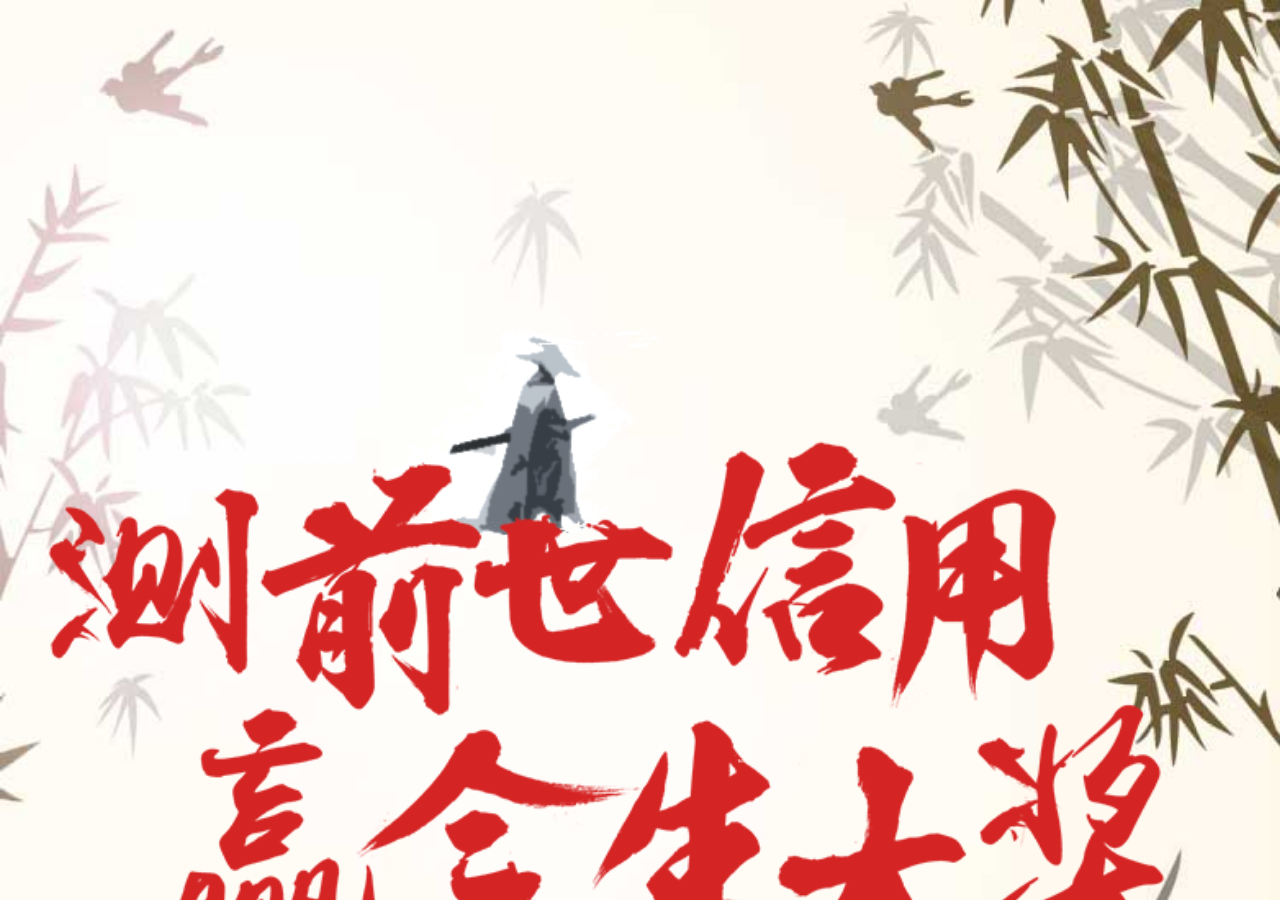
<file: 前世抽奖游戏/index.html>
<!DOCTYPE html>
<html>

	<head>
		<meta charset="utf-8">
		<meta name="viewport" content="initial-scale=1.0, maximum-scale=1.0, user-scalable=no" />
		<title>测前世信用，赢今生大奖</title>
		<link rel="stylesheet" type="text/css" href="css/style.css" />
		<link rel="stylesheet" type="text/css" href="css/index.css" />
	</head>

	<body>

		<div class="pagebody">
			<!--游戏首页 Begin-->
			<div class="indexbody">
				<img src="img/index/title_img.png" class="title_img"/>
				<a class="begingame"><img src="img/index/btn_begin.png"/></a>
			</div>
			<!--游戏首页 End-->

			<!--登记薄 Begin-->
			<div class="registerbody">
				<div class="registerbox">
					<div class="registerbg">
						<img src="img/index/formbg.png" />
					</div>

					<div class="registerform">
						<img class="reg_title" src="img/index/register_title.png" />
						<div class="reg_group">
							<select name="">
								<option value="">输入性别</option>
								<option value="">&nbsp;&nbsp;&nbsp;&nbsp;&nbsp;男</option>
								<option value="">&nbsp;&nbsp;&nbsp;&nbsp;&nbsp;女</option>
							</select>
						</div>
						<div class="reg_group">

							<input type="text" class="input_text" datatype="*" name="txtdate" id="txtdate" value="" onfocus="(this.type='date')" onblur="this.type='text'" placeholder="输入生辰" />
						</div>
						
						<a href="result.html" class="btn_register"><img src="img/index/btn_register.png"/></a>
						
						<img src="img/index/remark_register.png" class="remark_register"/>
						
					</div>
					
					
					<div class="registerclose">
						<a><img src="img/index/formclose.png"/></a>
					</div>
					
					
				</div>
			</div>
			<!--登记簿 End-->
		</div>

		<script src="js/zepto.min.js" type="text/javascript" charset="utf-8"></script>
		
		<!--动画插件 Begin-->
		<script src="js/fx.js" type="text/javascript" charset="utf-8"></script>
		
		<script src="js/index.js" type="text/javascript" charset="utf-8"></script>
		
		<script type="text/javascript">
			
			$(function(){
				indexbtn();
				
				$(".begingame").click(function(){
					
					showRegister();
					
				})
				
				
				$(".registerclose").click(function(){
					
					closeRegister();
					
				})
				
				
				
				
			})
			
			
		</script>
			
	</body>

</html>
</file>
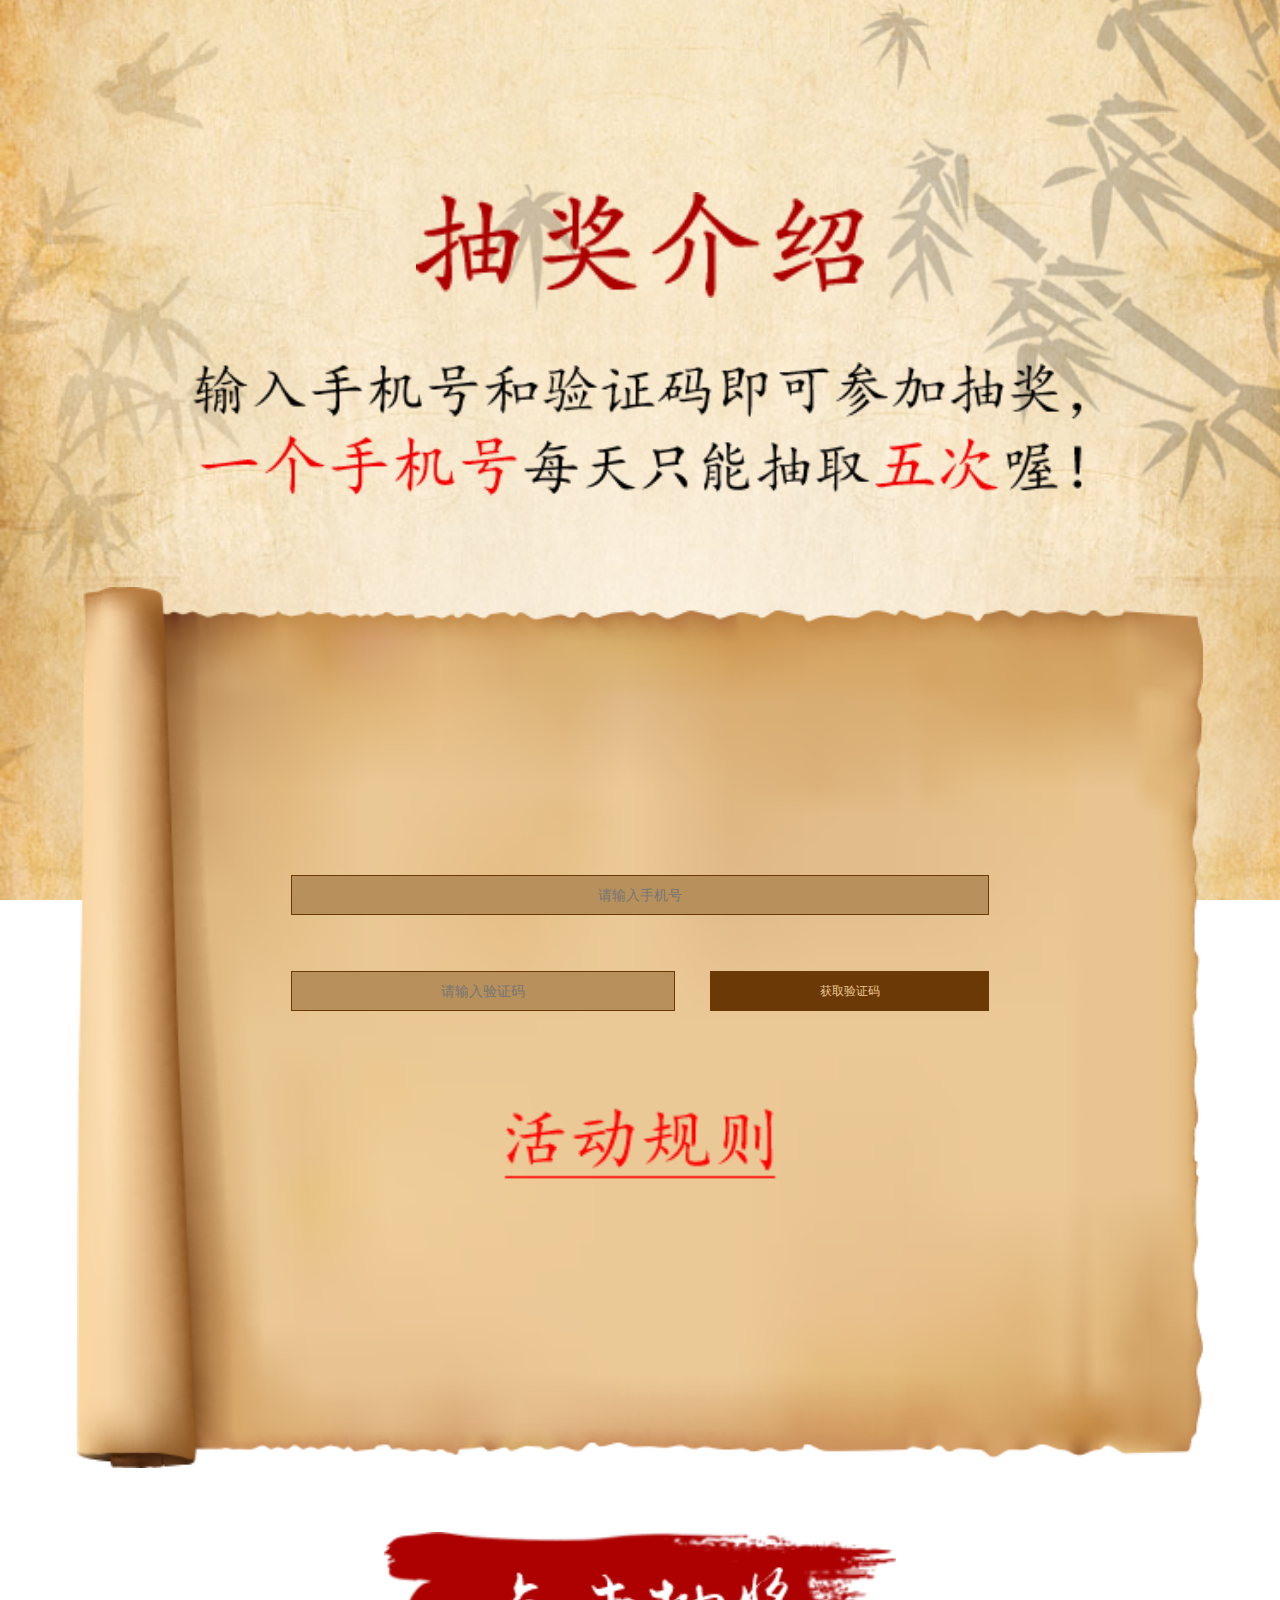
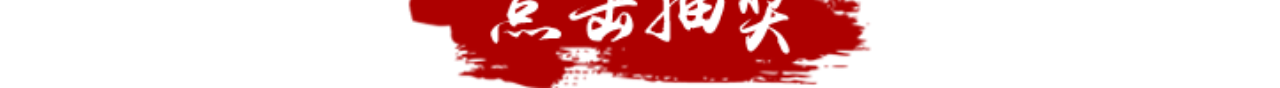
<file: 前世抽奖游戏/luckdraw_index.html>
<!DOCTYPE html>
<html>

	<head>
		<meta charset="UTF-8">
		<meta name="viewport" content="initial-scale=1.0, maximum-scale=1.0, user-scalable=no" />
		<title>测前世信用，赢今生大奖</title>
		<link rel="stylesheet" type="text/css" href="css/style.css"/>
		<link rel="stylesheet" type="text/css" href="css/luckdraw_index.css"/>
	</head>

	<body>
		
		<div class="luckindexbody">
			<div class="luck_title">
				<img src="img/luckdraw_index/luck_index_title.png"/>
			</div>
			<div class="luck_remark">
				<img src="img/luckdraw_index/luck_index_remark.png"/>
			</div>
			
			<div class="luck_box">
				<img src="img/luckdraw_index/luck_index_boxbg.png"/>
				
				<div class="luck_form">
					
					<div class="luck_group">
						<input type="tel" name="txtTel" id="txtTel" value="" placeholder="请输入手机号"/>
					</div>					
					<div class="luck_group">
						<input type="tel" name="txtTel" id="txtTel" value="" placeholder="请输入验证码"/>
						<a>获取验证码</a>
					</div>
					<a href="luckdraw_rule.html" class="luck_rule"><img src="img/luckdraw_index/luck_index_rule.png"/></a>
				</div>
				
				
			</div>
			
			<div class="luck_btn">
				<img src="img/luckdraw_index/luck_index_btn.png"/>
			</div>
			
			
		</div>
		
	</body>

</html>
</file>
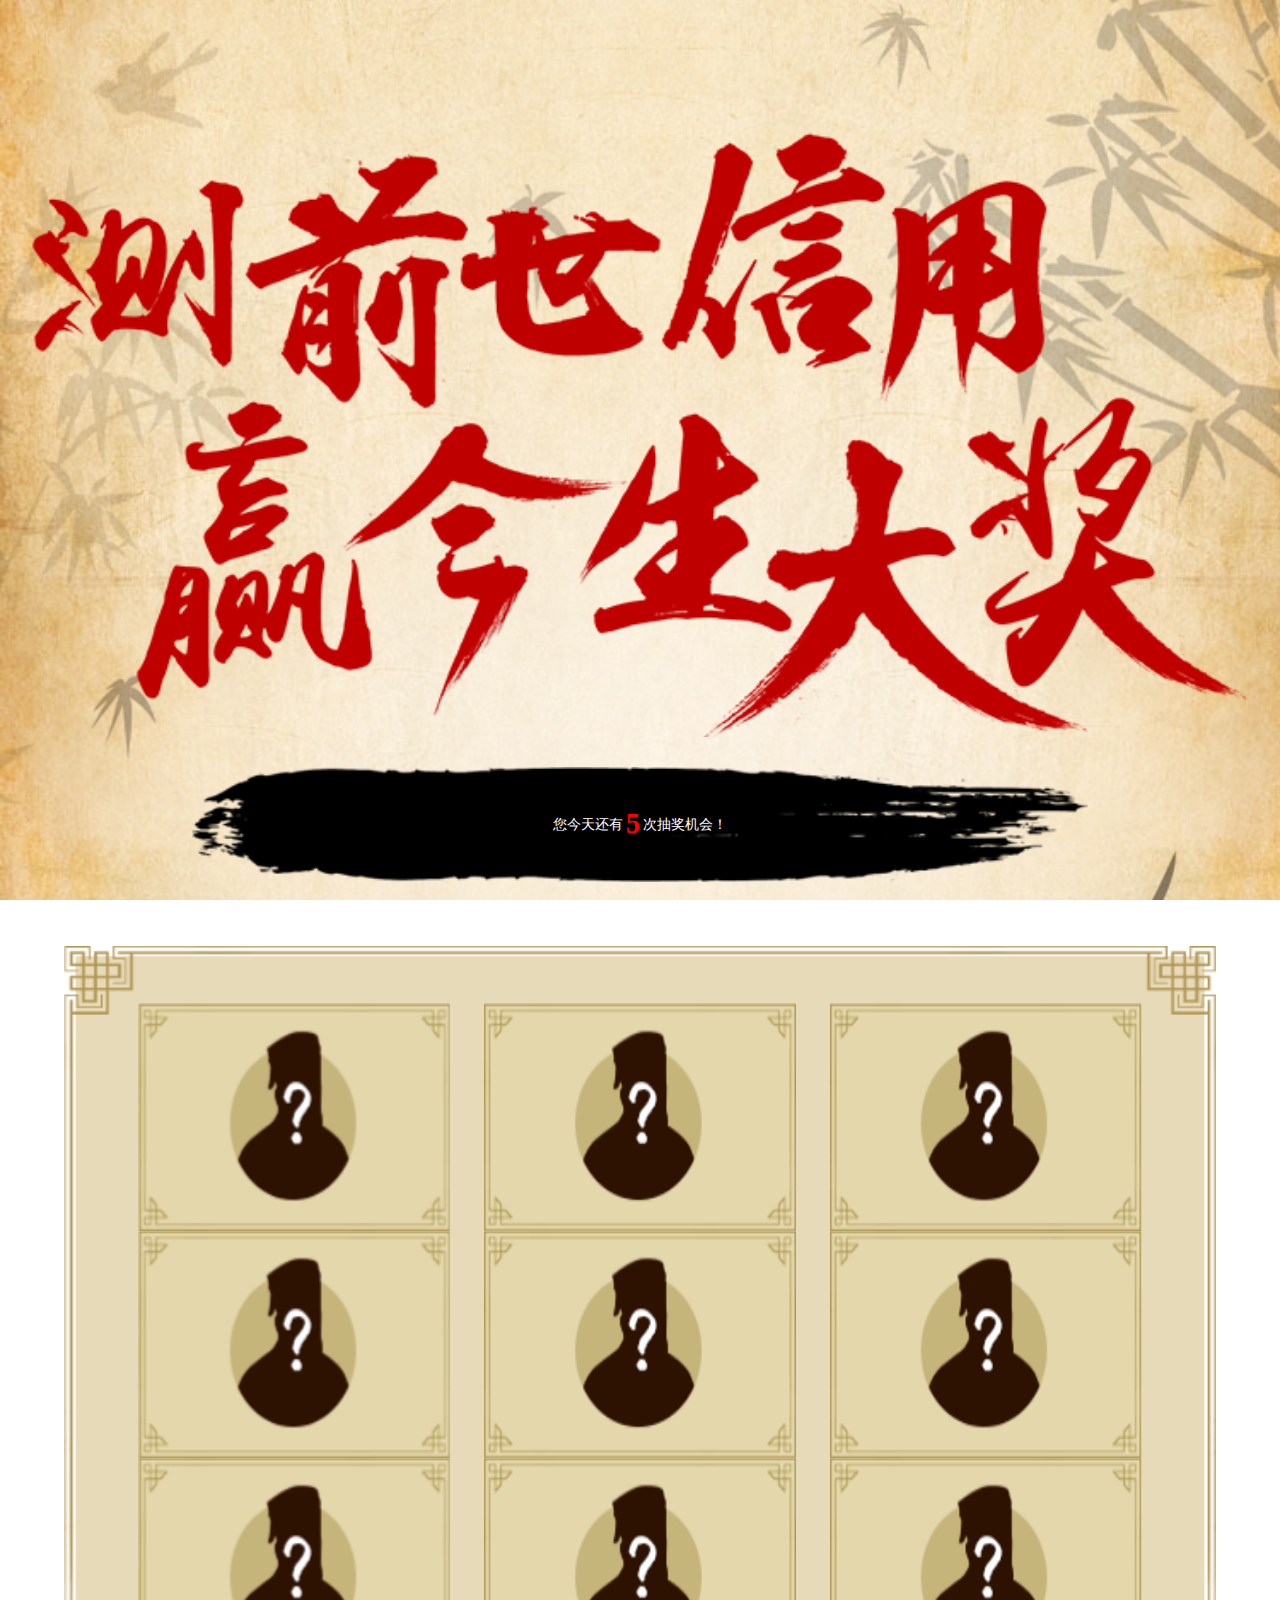
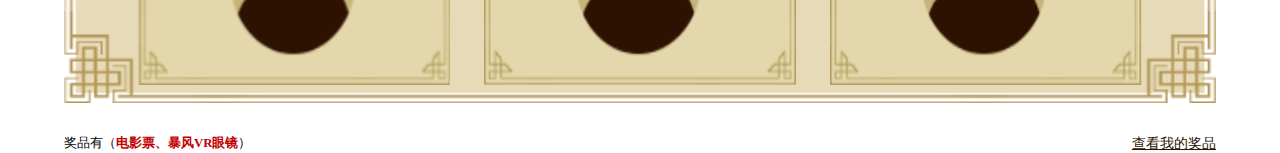
<file: 前世抽奖游戏/luckdraw_page.html>
<!DOCTYPE html>
<html>

	<head>
		<meta charset="UTF-8">
		<meta name="viewport" content="initial-scale=1.0, maximum-scale=1.0, user-scalable=no" />
		<title>测前世信用，赢今生大奖</title>
		<link rel="stylesheet" type="text/css" href="css/style.css" />
		<link rel="stylesheet" type="text/css" href="css/luckdraw_page.css" />
	</head>

	<body>

		<div class="pagebody">
			<div class="luck_page_title">
				<img src="img/luckdraw_page/luck_page_title.png" />
			</div>

			<div class="luck_page_num">
				<img src="img/luckdraw_page/luck_page_numbg.png" />

				<div class="luck_page_numtext">
					<span>您今天还有</span><span>5</span><span>次抽奖机会！</span>
				</div>
			</div>

			<div class="luck_page_list">
				<img src="img/luckdraw_page/luck_page_boxbg.png" />
				<div class="luck_page_listbox">
					<div class="luck_page_li">
						<img class="front" src="img/luckdraw_page/luck_page_default.png" />
						<img class='back' src='img/luckdraw_page/luck_page_default.png' />
					</div>
					<div class="luck_page_li">
						<img class="front" src="img/luckdraw_page/luck_page_default.png" />
						<img class='back' src='img/luckdraw_page/luck_page_default.png' />
					</div>
					<div class="luck_page_li">
						<img class="front" src="img/luckdraw_page/luck_page_default.png" />
						<img class='back' src='img/luckdraw_page/luck_page_default.png' />
					</div>
					<div class="luck_page_li">
						<img class="front" src="img/luckdraw_page/luck_page_default.png" />
						<img class='back' src='img/luckdraw_page/luck_page_default.png' />
					</div>
					<div class="luck_page_li">
						<img class="front" src="img/luckdraw_page/luck_page_default.png" />
						<img class='back' src='img/luckdraw_page/luck_page_default.png' />
					</div>
					<div class="luck_page_li">
						<img class="front" src="img/luckdraw_page/luck_page_default.png" />
						<img class='back' src='img/luckdraw_page/luck_page_default.png' />
					</div>
					<div class="luck_page_li">
						<img class="front" src="img/luckdraw_page/luck_page_default.png" />
						<img class='back' src='img/luckdraw_page/luck_page_default.png' />
					</div>
					<div class="luck_page_li">
						<img class="front" src="img/luckdraw_page/luck_page_default.png" />
						<img class='back' src='img/luckdraw_page/luck_page_default.png' />
					</div>
					<div class="luck_page_li">
						<img class="front" src="img/luckdraw_page/luck_page_default.png" />
						<img class='back' src='img/luckdraw_page/luck_page_default.png' />
					</div>
				</div>
			</div>

			<div class="luck_page_prize">
				<span>奖品有（<b>电影票、暴风VR眼镜</b>）</span>
				<a class="lookprize">查看我的奖品</a>
			</div>

		</div>

		<div class="luckdrawmsgbody">

			<img src="img/luckdraw_page/msg_numisno.png" class="msgreslutimg" />
			<a href="#" class="msgreslutbtn"><img src="img/luckdraw_result/msg_numisno_btn.png" /></a>

			<div class="closemsgbody">
				<img src="img/luckdraw_result/close_ico.png" />
			</div>

		</div>

		<div class="prizebody">
			<div class="closeprize">
				<img src="img/luckdraw_result/close_ico.png" />
			</div>

			<div class="prize_title">
				<img src="img/luckdraw_page/prize_img_title.png" />
			</div>
			<div class="prize_content">
				<ul class="title">
					<li>
						<p>中奖时间</p>
					</li>
					<li>
						<p>中奖物品</p>
					</li>
					<li>
						<p>奖品状态</p>
					</li>
				</ul>

				<!--<ul>
					<li><p>2017-01-05</p></li>
					<li><p>电影票1张</p></li>
					<li><p>已领取</p></li>
				</ul>
				<ul>
					<li><p>2017-01-05</p></li>
					<li><p>电影票1张</p></li>
					<li><a>点击领取</a></li>
				</ul>-->

				<ul class="prize_no">
					<li>
						<p>很遗憾，您什么也没有抽到！</p>
					</li>
				</ul>

			</div>
			<div>
				<img src="img/luckdraw_page/prize_img_remark.png" />
			</div>
			<a class="prize_btn"><img src="img/luckdraw_page/prize_img_btn.jpg" /></a>

		</div>

	</body>

	<script src="js/jquery-1.11.1.min.js" type="text/javascript" charset="utf-8"></script>

	<script src="js/jquery.flip.min.js" type="text/javascript" charset="utf-8"></script>

	<script type="text/javascript">
		$(function() {

			$(".luck_page_listbox .luck_page_li").flip({
				trigger: 'manual'
			});
			
			//点击抽奖
			$(".luck_page_listbox .luck_page_li").click(function() {

				var _this = $(this);
				//检查是否已经翻开了一个奖品
				if(!$(".luck_page_listbox .luck_page_li").hasClass("active")) {
					_this.find(".back").attr("src", "img/luckdraw_page/luck_page_vr.png");
					_this.flip(true);
					_this.addClass("active");
					
					//中奖消息弹窗
					setTimeout(
						'showMessage("img/luckdraw_page/msg_numisno.png","img/luckdraw_result/msg_numisno_btn.png")', 500)

				}

			})
			 
			//我的奖品弹窗
			$(".lookprize").click(function(){
				
				$(".prizebody").css("z-index", "999").animate({
				"opacity": "1"
			}, 1000)
				
			})
			
			
			$(".luckdrawmsgbody .closemsgbody").click(function(){
				
				$(".luckdrawmsgbody").animate({
				"opacity": "0"
			}, 1000,function(){
				
				$(".luckdrawmsgbody").css("z-index", "9");
			})
			})
			
			
			$(".prizebody .closeprize").click(function(){
				
				$(".prizebody").animate({
				"opacity": "0"
			}, 1000,function(){
				
				$(".prizebody").css("z-index", "9");
			})
			})
			
			
		})

		var showMessage = function(strimg, btnimg) {

			$(".luckdrawmsgbody").find(".msgreslutimg").attr("src", strimg);
			$(".luckdrawmsgbody").find(".msgreslutbtn img").attr("src", btnimg);

			$(".luckdrawmsgbody").css("z-index", "999").animate({
				"opacity": "1"
			}, 1000)

		}
	</script>

</html>
</file>
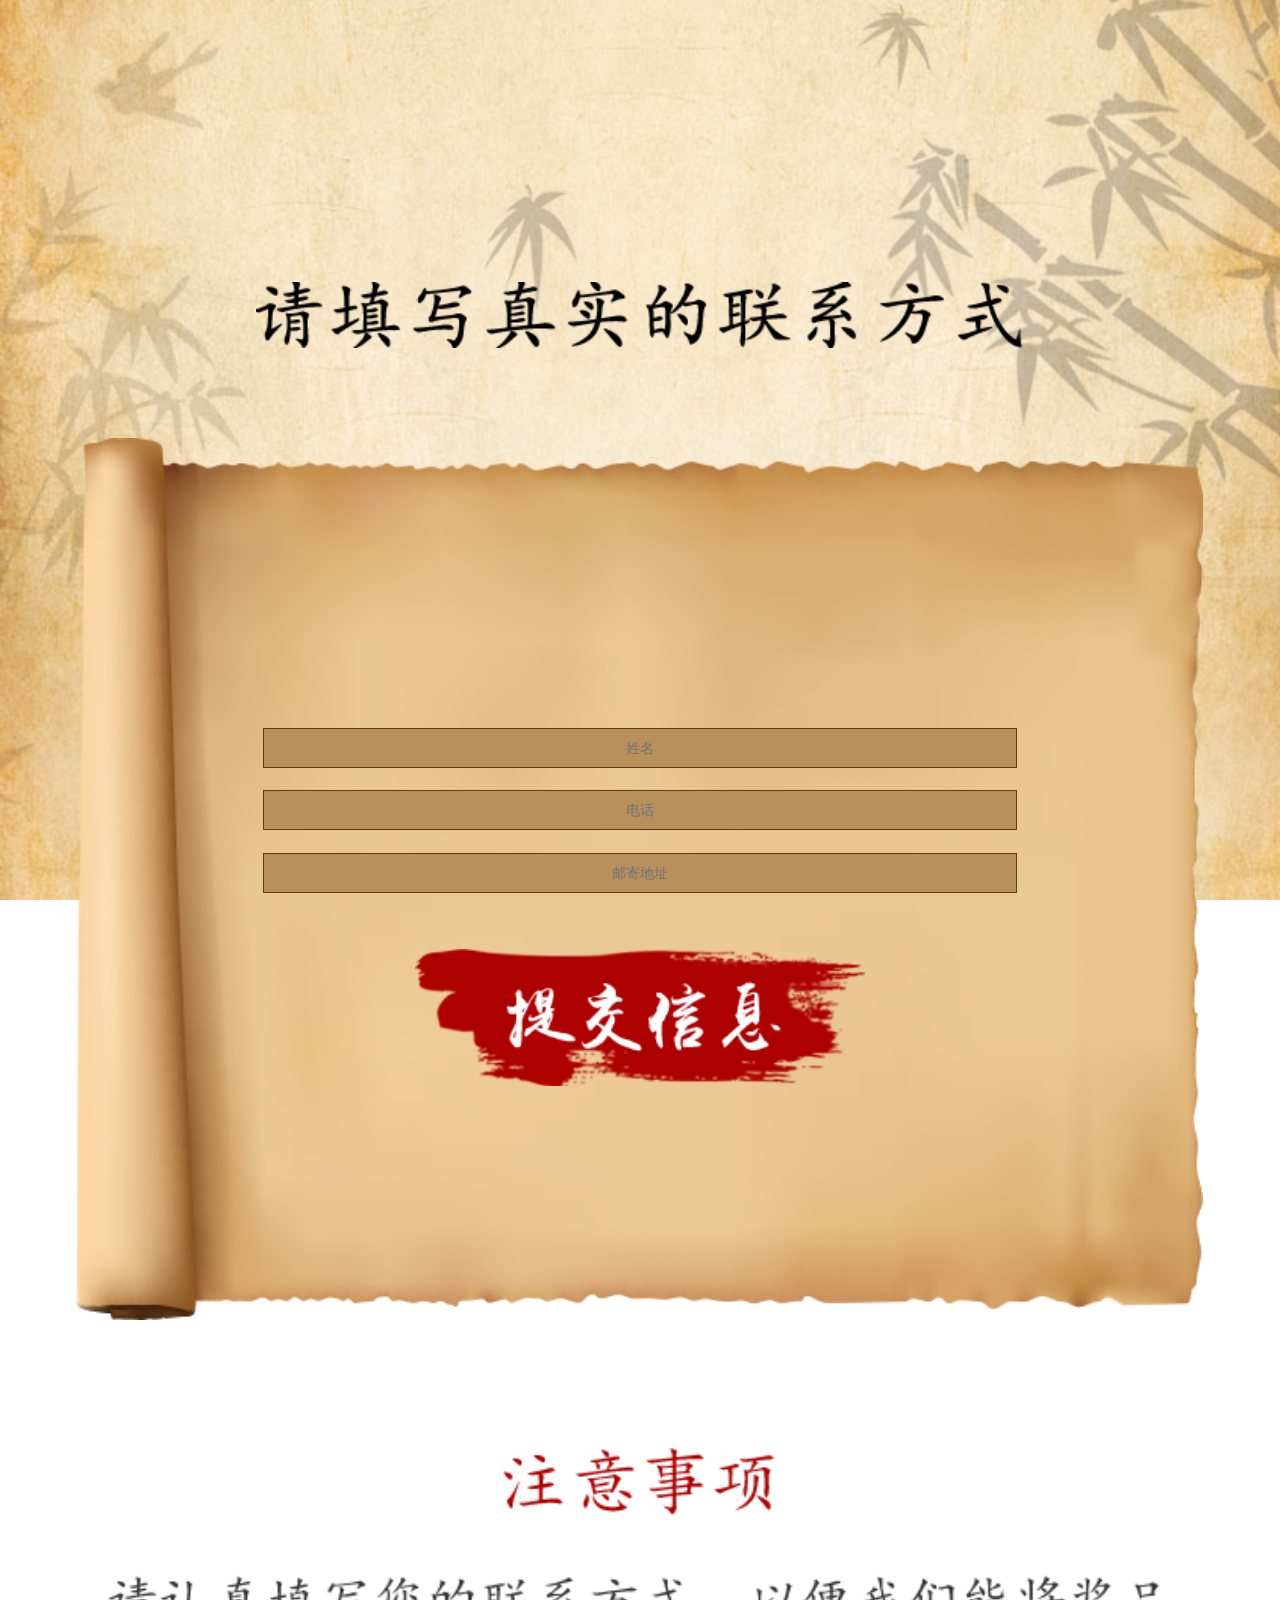
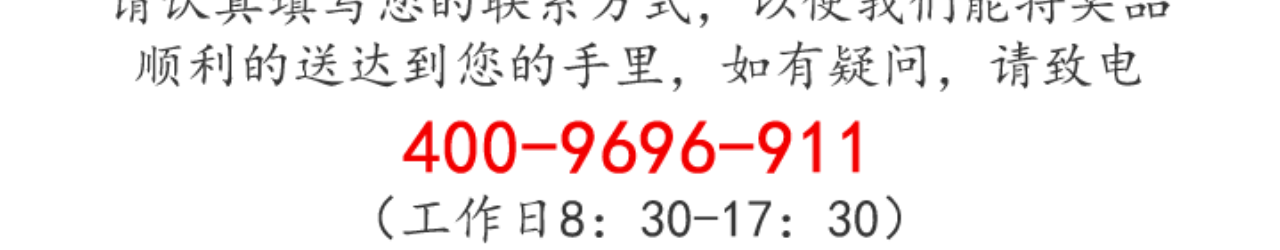
<file: 前世抽奖游戏/luckdraw_result.html>
<!DOCTYPE html>
<html>
	<head>
		<meta charset="UTF-8">
		<meta name="viewport" content="initial-scale=1.0, maximum-scale=1.0, user-scalable=no" />
		<title>测前世信用，赢今生大奖</title>
		<link rel="stylesheet" type="text/css" href="css/style.css"/>
		<link rel="stylesheet" type="text/css" href="css/luckdraw_result.css"/>
	</head>
	<body>
		
		<div class="luckresultbody">
			
			<div class="luck_result_title">
				<img src="img/luckdraw_result/luck_result_title.png"/>
			</div>
			
			<div class="luck_box">
				<img src="img/luckdraw_index/luck_index_boxbg.png"/>
				
				<div class="luck_form">
					
					<div class="luck_group">
						<input type="tel" name="txtTel" id="txtTel" value="" placeholder="姓名"/>
					</div>					
					<div class="luck_group">
						<input type="tel" name="txtTel" id="txtTel" value="" placeholder="电话"/>
					</div>
					<div class="luck_group">
						<input type="tel" name="txtTel" id="txtTel" value="" placeholder="邮寄地址"/>
					</div>
					<a href="#" class="luck_rule"><img src="img/luckdraw_result/luck_result_btn.png"/></a>
				</div>
				
				
			</div>
			
			<div class="luck_reslut_remark">
				<img src="img/luckdraw_result/luck_result_remark.png"/>
			</div>
			
			
		</div>
		
		
		
	</body>
</html>
</file>
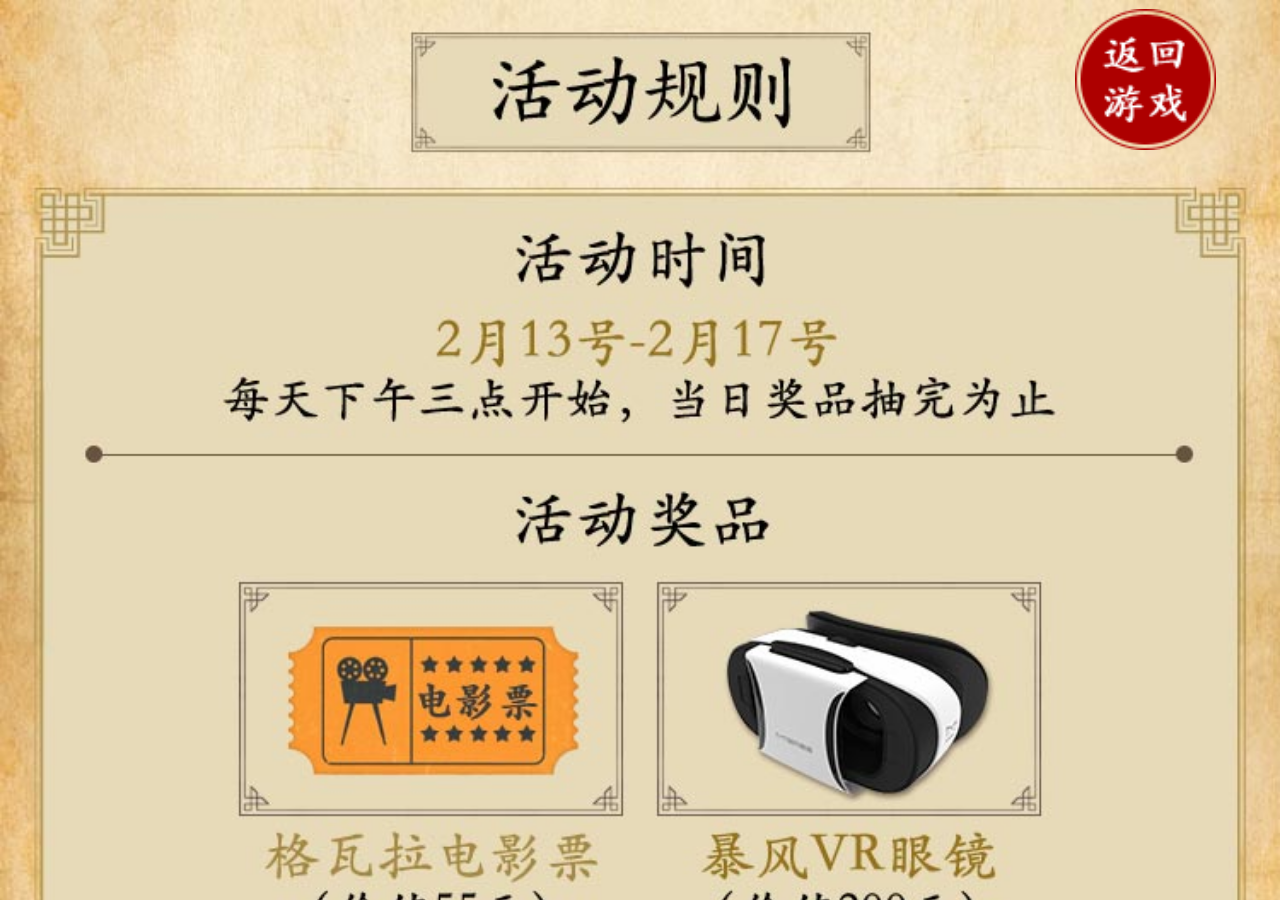
<file: 前世抽奖游戏/luckdraw_rule.html>
<!DOCTYPE html>
<html>
	<head>
		<meta charset="UTF-8">
		<meta name="viewport" content="initial-scale=1.0, maximum-scale=1.0, user-scalable=no" />
		<title>测前世信用，赢今生大奖</title>
		<link rel="stylesheet" type="text/css" href="css/style.css"/>
		<link rel="stylesheet" type="text/css" href="css/luckdraw_rule.css"/>
	</head>
	<body>
		
		
		<div class="luckrulebody">
			<img src="img/luckdraw_rule/luck_rule_img.jpg"/>
			
			<a href="luckdraw_page.html" class="backplay"><img src="img/luckdraw_rule/backplayico.png"/></a>
			
		</div>
		
		
		
		
	</body>
</html>
</file>
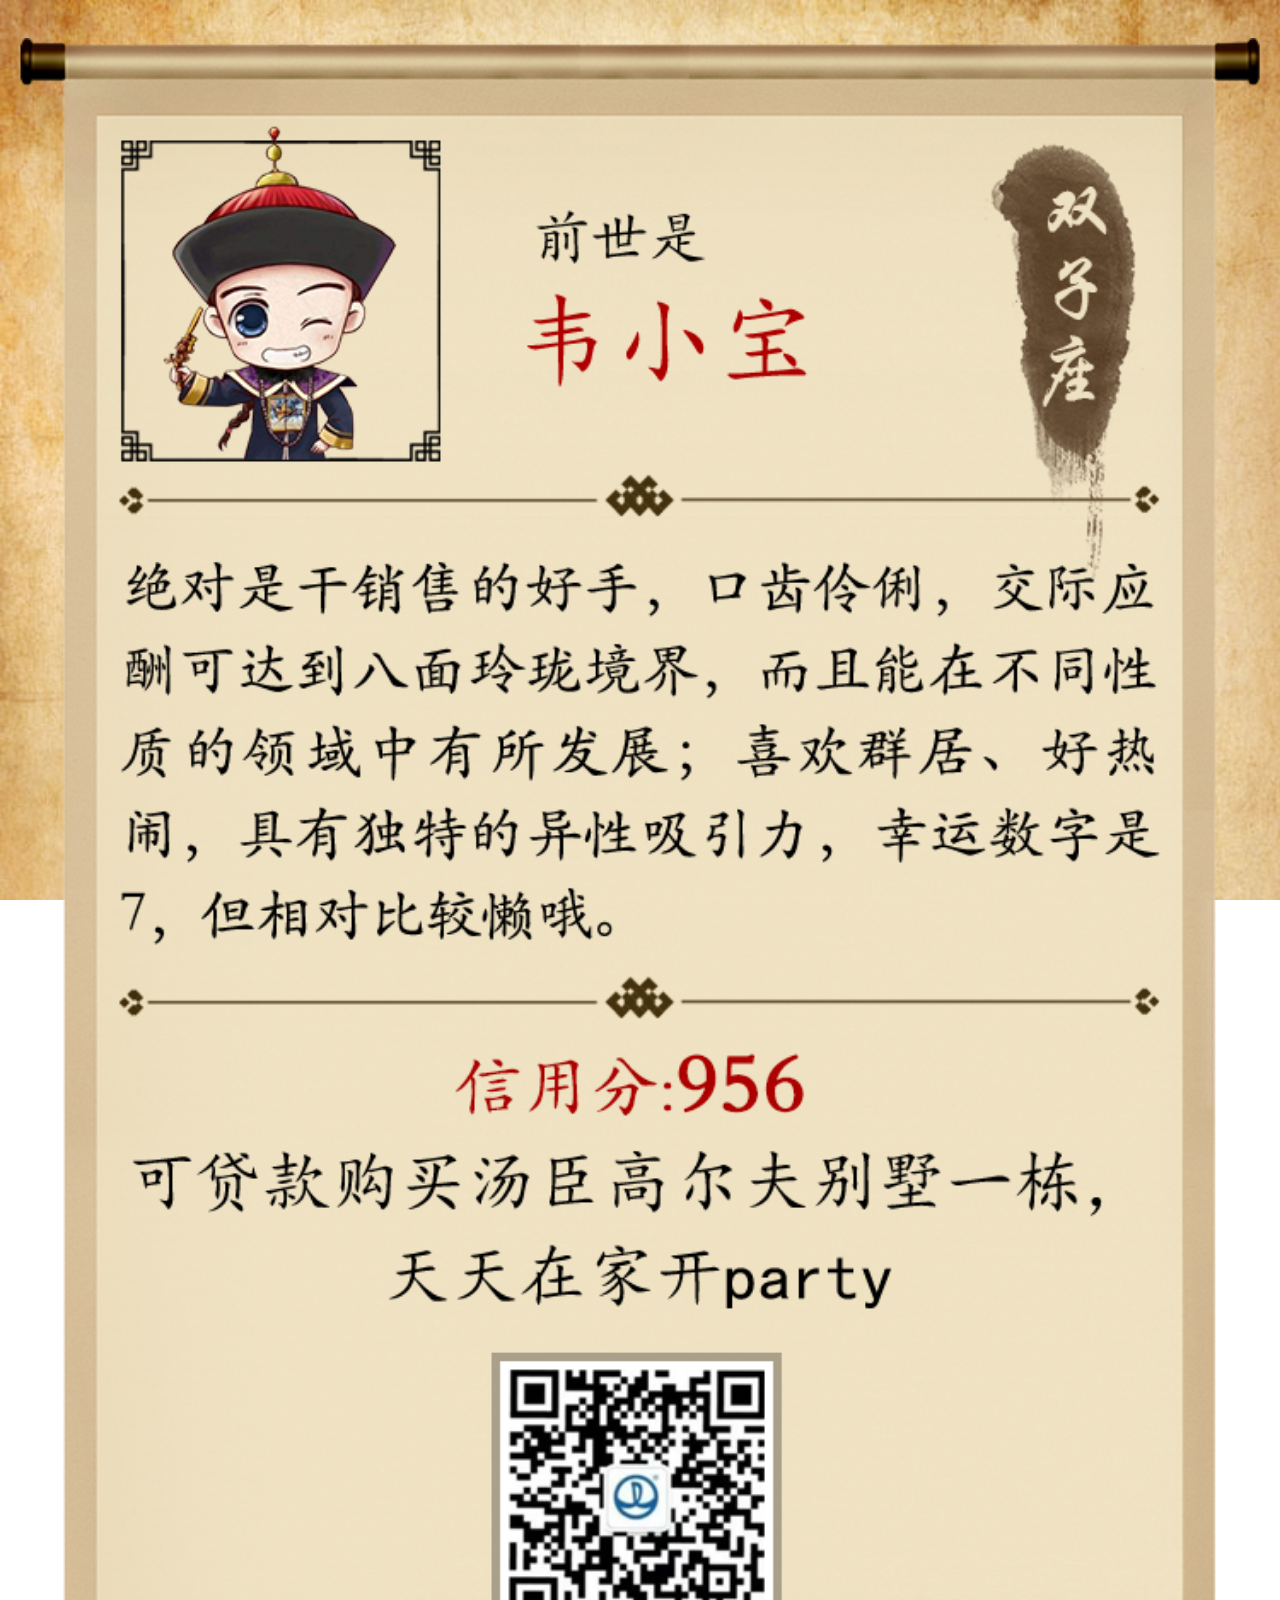
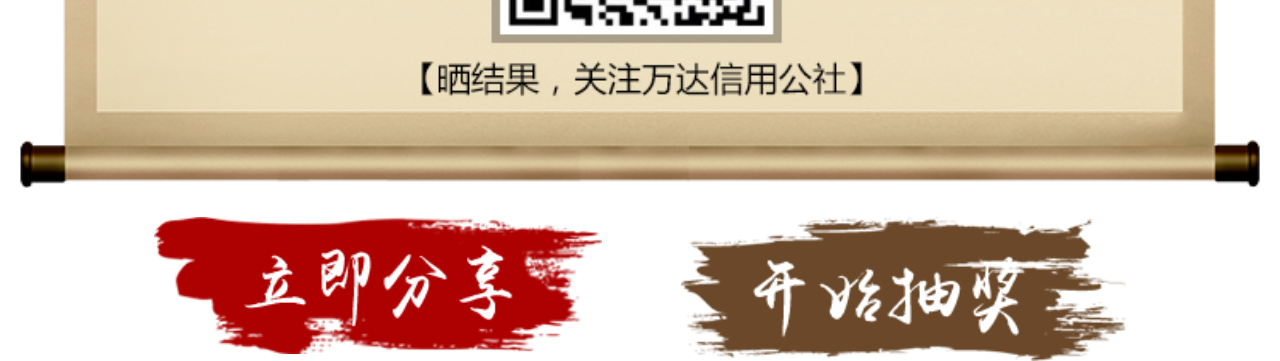
<file: 前世抽奖游戏/result.html>
<!DOCTYPE html>
<html>

	<head>
		<meta charset="UTF-8">
		<meta name="viewport" content="initial-scale=1.0, maximum-scale=1.0, user-scalable=no" />
		<title>测前世信用，赢今生大奖</title>
		<link rel="stylesheet" type="text/css" href="css/style.css" />
		<link rel="stylesheet" type="text/css" href="css/result.css" />
	</head>

	<body>

		<div class="resultbody">
			<img src="img/result/result_img.png" class="resultimg" />

			<div class="resultbtn">
				<a class="sharebtn"><img src="img/result/result_share.png" /></a>
				<a href="luckdraw_index.html"><img src="img/result/result_prize.png" /></a>
			</div>

			<div class="sharebody">
				<img src="img/result/result_shareimg.png" />
			</div>

		</div>

	</body>

	<script src="js/zepto.min.js" type="text/javascript" charset="utf-8"></script>

	<!--动画插件 Begin-->
	<script src="js/fx.js" type="text/javascript" charset="utf-8"></script>
	
	
	<script type="text/javascript">
		
		
		$(function(){
			
			$(".sharebtn").click(function(){
				
				$(".sharebody").css("display","block").animate({"opacity":"1"},500,"ease",function(){
					
					$(".sharebody img").animate({"opacity":"1"},500,"ease");
					
				})
				
				
				
			})
			
			
			$(".sharebody").click(function(){
				
				$(".sharebody img").animate({"opacity":"0"},500,"ease",function(){
					
					$(".sharebody").animate({"opacity":"0"},500,"ease",function(){
					
					$(".sharebody").css("display","none")
					
				})
					
				});
				
			})
			
			
						
		})
		
	</script>
	
	
</html>
</file>
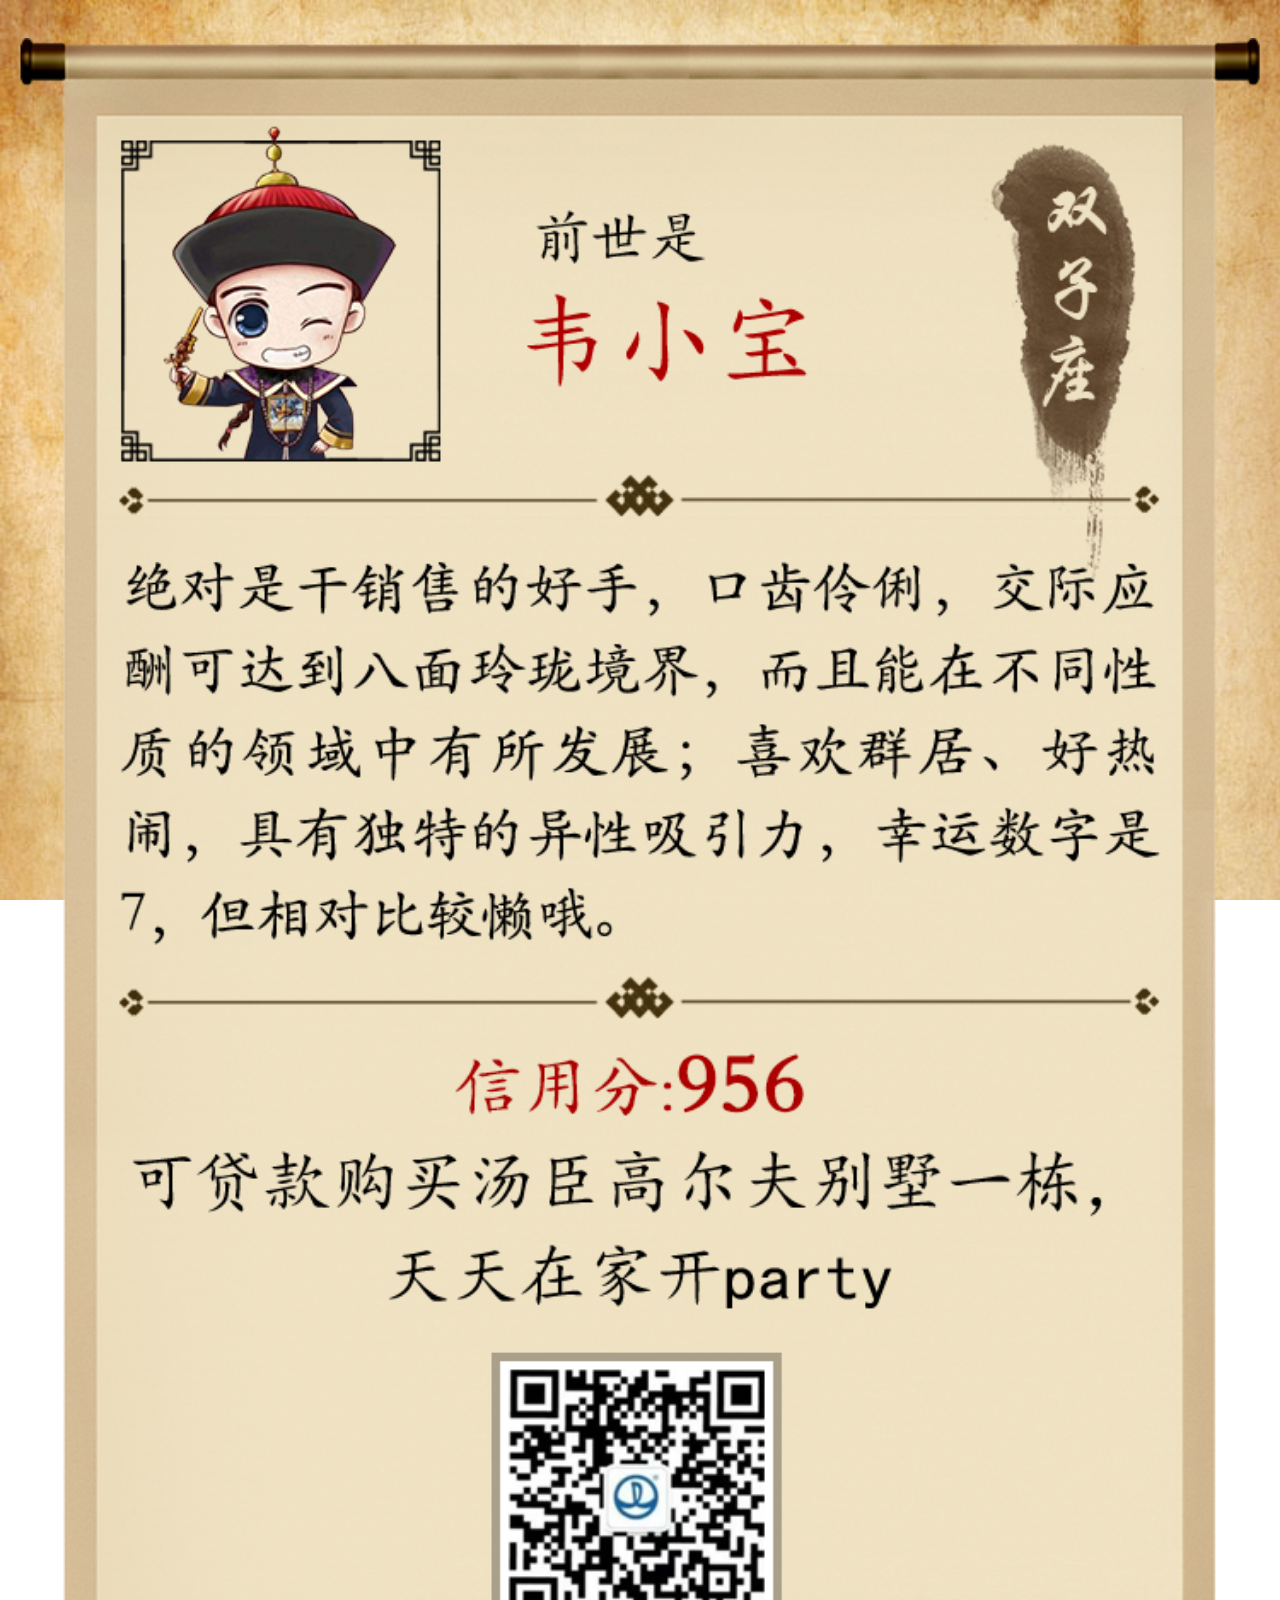
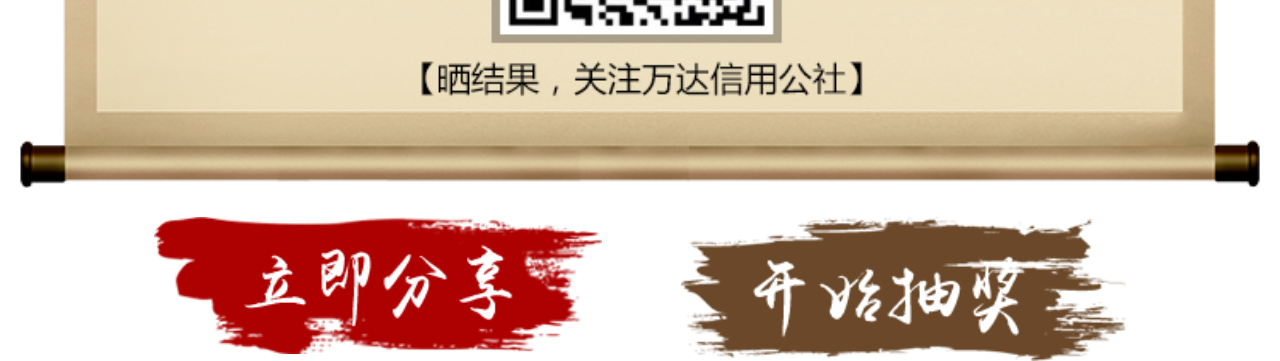
<file: 前世抽奖游戏/result_share.html>
<!DOCTYPE html>
<html>

	<head>
		<meta charset="UTF-8">
		<meta name="viewport" content="initial-scale=1.0, maximum-scale=1.0, user-scalable=no" />
		<title>测前世信用，赢今生大奖</title>
		<link rel="stylesheet" type="text/css" href="css/style.css" />
		<link rel="stylesheet" type="text/css" href="css/result.css" />
	</head>

	<body>

		<div class="resultbody">
			<img src="img/result/result_img.png" class="resultimg" />

			<div class="resultbtn">
				<a href="#"><img src="img/result/result_share.png" /></a>
				<a href="#"><img src="img/result/result_prize.png" /></a>
			</div>

		</div>

	</body>

</html>
</file>
<file: 前世抽奖游戏/css/style.css>
*{margin: 0;padding: 0;}
</file>
<file: 前世抽奖游戏/css/index.css>
html,body{height: 100%;}
.pagebody{width: 100%;height: 100%;overflow: hidden;position: relative;background: url(../img/public/page_bg.jpg) no-repeat top center;background-size: 100% auto;}

/*游戏首页样式*/
.indexbody{width: 100%;height: 100%; position: relative;z-index: 99;}
.indexbody img.title_img{display: block; width: 96%;margin: 25% 2% 0 2%;}
.indexbody a.begingame{display: block;width: 0;height: auto;margin-left: 25%;margin-top: 13%;overflow: hidden;text-align: center;}
.indexbody a.begingame > img{display: inline-block;height: 50px;}

.indexbody a.begingame.active{width: 50%;transition: width 1.5s; }



/*@keyframes move{
0%{width:0;}

100%{width:50%;}
}*/



/*登记簿样式*/
 .registerbody{width: 100%;height: 100%;background: rgba(0,0,0,0.6);display: flex;display: -webkit-flex;align-items: center;position: absolute;left: 0;top: 0; z-index: 50;opacity: 0;}
 .registerbody .registerbox{max-width: 95%;max-height: 95%;position: relative;margin-left: -100%;}
 
 .registerbody .registerbox .registerbg{width: 100%;height: auto;}
 .registerbody .registerbox .registerbg img{display: block;width: 100%;}

 .registerbody .registerbox .registerform{width: 100%;height: 100%;position: absolute;left: 0;top: 0;display: flex;display: -webkit-flex;justify-content: center;flex-direction: column;}

 .registerbody .registerbox .reg_title{display: block;width: 30%;margin-left: 35%;margin-bottom: 7%;}

.registerform .reg_group{width: 60%;margin-left: 20%;height: 40px;margin-top: 5%;}

.registerform .reg_group select{
width: 100%;
  border: solid 1px #c1a87c;
  appearance:none;
  -moz-appearance:none;
  -webkit-appearance:none;
background: rgba(0,0,0,0);
  height: 40px;
  border-radius: 0;
padding-left: 35.5%;
 font-size: 16px;
 color: #c1a87c;
}

.registerform .reg_group select::-ms-expand { display: none; }


.registerform .reg_group .input_text{width: 64%;height: 100%;border: solid 1px #C1A87C;appearance: none;-moz-appearance: none;-webkit-appearance: none;background: rgba(0,0,0,0);border-radius: 0;color: #C1A87C;font-size: 16px;line-height: 30px;padding-left: 35%;}


:-moz-placeholder { /* Mozilla Firefox 4 to 18 */
    color: #C1A87C; opacity:1; 
}

::-moz-placeholder { /* Mozilla Firefox 19+ */
    color: #C1A87C;opacity:1;
}

input:-ms-input-placeholder{
    color: #C1A87C;opacity:1;
}

input::-webkit-input-placeholder{
    color: #C1A87C;opacity:1;
}



.btn_register{width: 40%;display: block;margin-left: 30%;margin-top: 8%;}
.btn_register img{display: block;width: 100%;}
.registerbody .registerbox .remark_register{display: block;width: 50%;margin-left: 25%;margin-top: 5%;}



.registerclose{width: 15%;position: absolute;right: 10%;top: 7%;}
.registerclose a{display: block;width: 100%;}
.registerclose a img{display: block;width: 100%;}
</file>
<file: 前世抽奖游戏/css/luckdraw_index.css>
html,body{height: 100%;}
img{display: block;width: 100%;}
.luckindexbody{width: 100%; height: 100%; background: url(../img/luckdraw_index/luckdraw_index_bg.jpg) no-repeat top center; background-size: 100% auto;display: flex;display: -webkit-flex;flex-direction: column;align-items: center;}

.luckindexbody .luck_title{width: 35%;margin-top: 15%;}
.luckindexbody .luck_remark{width: 70%;margin-top: 5%;}

.luckindexbody .luck_box{width: 88%;margin-top: 7%;position: relative;}

.luck_box .luck_form{width: 100%; height: 100%;position: absolute;left: 0;top: 0;display: flex;display: -webkit-flex; flex-direction: column; align-items: center;justify-content: center;}


.luck_box .luck_form .luck_group{width: 62%; height: 40px;margin-bottom: 5%;}
.luck_box .luck_form .luck_group input{appearance: none;-moz-appearance: none;-webkit-appearance: none;height: 100%;border-radius: 0;border:solid 1px #6a3906;color: #6a3906;text-align: center;font-size: 14px;background: #b7905b;box-sizing: border-box;-webkit-box-sizing: border-box;}

input::-webkit-input-placeholder {
　　color: #6a3906; 
　　}
　　input:-moz-placeholder {
　　color: #6a3906; 
　　}
	input::-moz-placeholder {
　　color: #6a3906; 
　　}
　input:-ms-input-placeholder {
　　color: #6a3906;
　　}


.luck_box .luck_form .luck_group:nth-child(1) input{width: 100%;}

.luck_box .luck_form .luck_group:nth-child(2){display: flex;display: -webkit-flex;justify-content: space-between;}


.luck_box .luck_form .luck_group:nth-child(2) input{width: 55%;}
.luck_box .luck_form .luck_group:nth-child(2) a{width: 40%;display: block;height: 100%;background-color: #6a3906;text-align: center;line-height: 40px;font-size: 12px;color: #eac795;}
.luck_box .luck_form .luck_rule{width: 25%;margin-top: 3%;}

.luck_btn{width: 40%;margin-top: 5%;}

.luck_btn a{display: block;width: 100%;}
</file>
<file: 前世抽奖游戏/css/luckdraw_page.css>
html,body{height: 100%;;position: relative;}

img{display: block;width: 100%;}

.pagebody{width: 100%;height: 100%;position: relative;background: url(../img/luckdraw_index/luckdraw_index_bg.jpg) no-repeat top center;background-size: 100% auto;display: flex;display: -webkit-flex;flex-direction: column;align-items: center;z-index: 99;}


.luck_page_title{width: 100%;margin-top: 10%;}

.luck_page_num{width: 70%;margin-top: 30px;position: relative;}

.luck_page_numtext{position: absolute;left: 0;top: 0; width: 100%; height: 100%;display: flex;display: -webkit-flex;justify-content: center;align-items: center;color: #FFFFFF;}
.luck_page_numtext span {display: block; font-size: 90%;}
.luck_page_numtext span:nth-child(2){font-size: 180%;display: inline-block;margin-bottom: 3px;font-weight: 600;color: #ff0000;padding: 0 3px;}

.luck_page_list{width: 90%;margin-top: 5%;position: relative;}
.luck_page_list .luck_page_listbox{width: 90%; height: 90%; margin-left: 5%;margin-top: 5%; position: absolute;left: 0;top: 0;  display: flex;display: -webkit-flex;flex-wrap: wrap;justify-content: space-around;align-content: stretch;}
.luck_page_list .luck_page_listbox .luck_page_li{width: 30%;display: table;}
.luck_page_prize{width: 90%;display: flex;display: -webkit-flex; justify-content: space-between; align-items: center;margin-top: 2.5%;}
.luck_page_prize span{font-size: 80%;}
.luck_page_prize span b{color: #bf0000;}
.luck_page_prize a.lookprize{font-size: 85%;color: #2d1101;text-decoration: underline;}




.luckdrawmsgbody{width: 100%;height: 100%;position: absolute;left: 0;top: 0;z-index: 99;background: rgba(0,0,0,0.72);display: flex;display: -webkit-flex;flex-direction: column;align-items: center;z-index: 9;opacity: 0;}
.luckdrawmsgbody .msgreslutimg{margin-top: 15%;}
.luckdrawmsgbody a.msgreslutbtn{display: block;width: 40%;margin-top: 4%;}
.closemsgbody{width: 8%;position: absolute;right: 6.5%;top: 18%;}


.prizebody{width: 100%;height: 100%;position: absolute;left: 0;top: 0;background: rgba(0,0,0,0.72);z-index: 999;display: flex;display: -webkit-flex;flex-direction: column;align-items: center;justify-content: center;z-index: 9;opacity: 0;}
.prizebody div{width: 95%;}

.prize_title{margin-top: 5%;}

.prize_content{background: url(../img/luckdraw_page/prize_img_content.png) repeat-y center center;background-size: 100% auto;padding-bottom: 5%;}

.prize_content ul{display: flex;display: -webkit-flex;width: 90%;margin-left: 5%;height: 40px;align-items: center;justify-content: center;background-color: #fff7dc;margin-bottom: 1px;}


.prize_content ul li{list-style: none;display: inline-flex;width: 33%;justify-content: center;align-items: center;height: 100%;}
.prize_content ul li:nth-child(1){width: 34%;}
.prize_content ul li p{font-size: 85%;color: #4b342c;}

.prize_content ul.title{background-color: #b97c12;margin-top: 5%;margin-bottom: 0;}
.prize_content ul.title li p{color: #fff7dc;}

.prize_content ul.prize_no li{width: 100%;}


.prize_content ul li a{display: block;width: 80%; height: 100%; font-size: 85%;color: #4b342c;text-align: center;line-height: 40px;color: #ad0000;}

.prizebody a.prize_btn{display: block;width: 40%;margin-top: 8%;}


.prizebody div.closeprize{width: 35px;height:35px; align-self: flex-end;margin-right: 3%;}
.prizebody div.closeprize img{width: 100%;display: block;}
</file>
<file: 前世抽奖游戏/css/luckdraw_result.css>
html,body{height: 100%;}


img{display: block;width: 100%;}

.luckresultbody{width: 100%;height: 100%;position: relative;background: url(../img/luckdraw_index/luckdraw_index_bg.jpg) no-repeat top center;background-size: 100% auto;display: flex;display: -webkit-flex;flex-direction: column;align-items: center;}

.luck_result_title{width: 60%;margin-top: 22%;}



.luck_box{width: 88%;margin-top: 7%;position: relative;}

.luck_box .luck_form{width: 100%; height: 100%;position: absolute;left: 0;top: 0;display: flex;display: -webkit-flex; flex-direction: column; align-items: center;justify-content: center;}


.luck_box .luck_form .luck_group{width: 67%; height: 40px;margin-bottom: 2%;}
.luck_box .luck_form .luck_group input{appearance: none;-moz-appearance: none;-webkit-appearance: none;width: 100%; height: 100%;border-radius: 0;border:solid 1px #6a3906;color: #6a3906;text-align: center;font-size: 14px;background: #b7905b;box-sizing: border-box;-webkit-box-sizing: border-box;}

input::-webkit-input-placeholder {
　　color: #6a3906; 
　　}
　　input:-moz-placeholder {
　　color: #6a3906; 
　　}
	input::-moz-placeholder {
　　color: #6a3906; 
　　}
　input:-ms-input-placeholder {
　　color: #6a3906;
　　}


.luck_box .luck_form .luck_group:nth-child(1){margin-top: 5%;}

.luck_box .luck_form .luck_rule{width: 40%;margin-top: 3%;}
.luck_reslut_remark{width: 85%;margin-top: 10%;}
</file>
<file: 前世抽奖游戏/css/luckdraw_rule.css>
html,body{height: 100%;}

img{display: block;width: 100%;}

.luckrulebody{width: 100%; height: 100%;overflow: hidden;position: relative;}

.luckrulebody a.backplay{display: block;width: 11%;position: absolute;right: 5%;top: 1%;}
</file>
<file: 前世抽奖游戏/css/result.css>
html,body{width: 100%;height: 100%;}

.resultbody{width: 100%;height: 100%;background: url(../img/result/detailbg.jpg) no-repeat top center;background-size: 100% auto;}

.resultbody img.resultimg{display: inline-block;width: 100%;margin-top: 3%;}

.resultbody .resultbtn{width: 100%;display: flex;justify-content: center;margin-top: 2%;}

.resultbody .resultbtn a{display: block;width: 35%;margin: 0 3%;}
.resultbody .resultbtn a img{display: block;width: 100%;}



.sharebody{width: 100%;height: 100%; position: absolute;left: 0;top: 0;z-index: 99;background: rgba(0,0,0,0.72);text-align: right;display: none;opacity: 0;}
.sharebody img{display: inline-block;width: 50%;margin-right: 6.5%;opacity: 0;}
</file>
